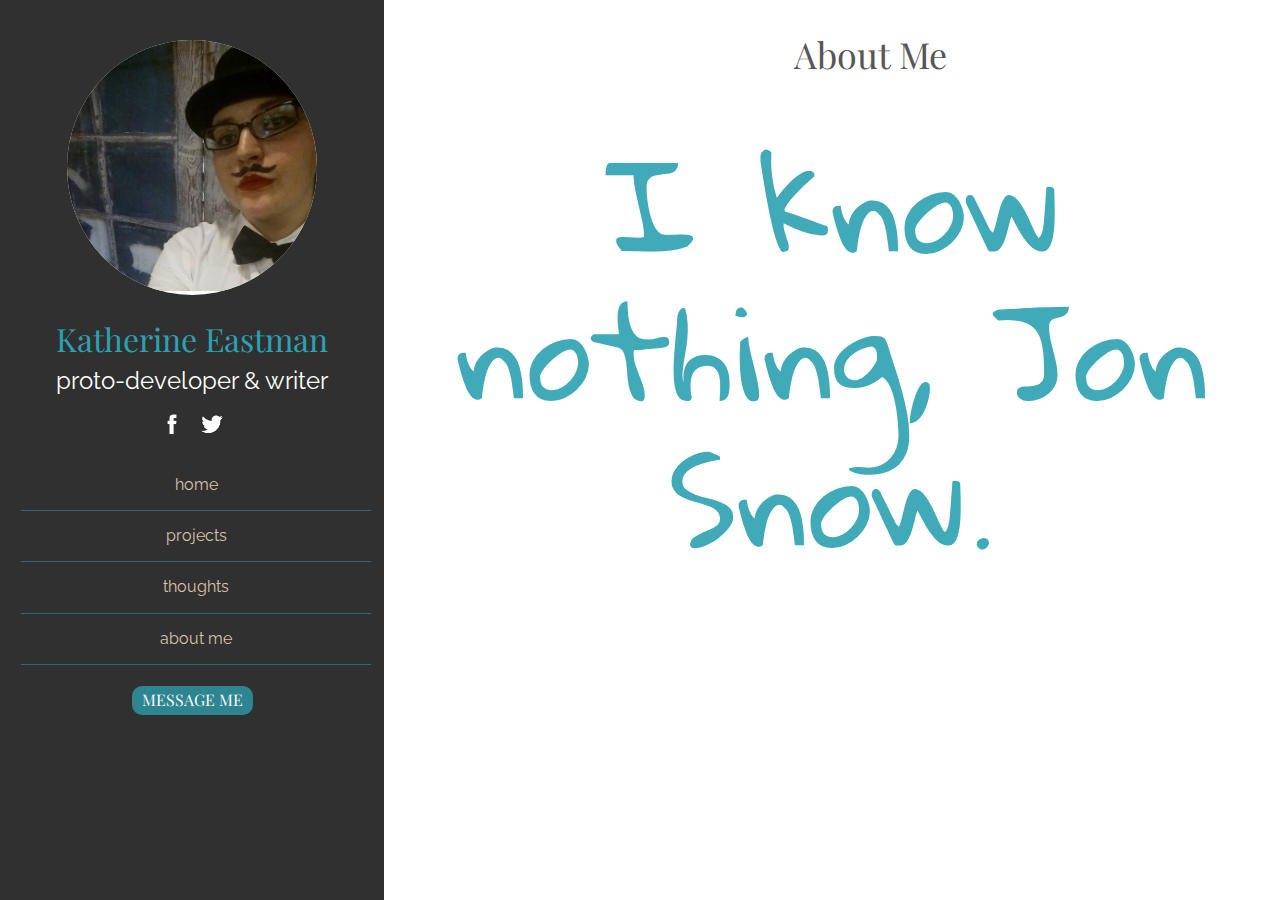
<file: public_html/about-me.html>
<!DOCTYPE html>
<html lang="en" dir="ltr">
<head>
<!-- title -->

  <title>Kat Eastman - About Me</title>

<!-- styles -->
  <link rel="stylesheet" href="../css/styles.css">
  <link rel="stylesheet" href="../css/normalize.css">

<!-- fonts -->
<link href="https://fonts.googleapis.com/css?family=Gloria+Hallelujah|Playfair+Display|Raleway:300,400,700" rel="stylesheet">

<!-- meta -->
<meta charset="utf-8">
<meta name="viewport" content="width=device-width, initial-scale=1">
<meta name="description" content="Personal Portfolio assignment for Ada Developers Academy https://github.com/Ada-C9/personal-portfolio-site">
</head>
  <body>
    <aside id="sidebar">
      <section id="sidebar-portrait">
        <img src="../images/profile.jpg" alt="image of woman with a bowtie and mascara mustache."/>
      </section>
      <p class="name">Katherine Eastman</p>
      <p class="jobrole">proto-developer & writer</p>
      <section id="sidebar-social-icons"><!--
      --><section class="sidebar-social-icon">
      <a href="https://www.facebook.com/katherine.eastman.5"><img src="../images/facebook.png" alt="facebook"/></a>
    </section><!--
    --><section class="sidebar-social-icon">
    <a href="https://twitter.com/unruly_tuples"><img src="../images/twitter.png" alt="twitter"/></a>
  </section><!--
  --></section>
    <section class="sidebar-nav">
      <ul>
        <li><a href="index.html">home</a></li>
        <li><a href="portfolio.html">projects</a></li>
        <li><a href="tech-blog.html">thoughts</a></li>
        <li><a href="about-me.html">about me</a></li>
      </ul>
    </section>
    <a href="#contact">
    <section class="button">
      <p>MESSAGE ME</p>
    </section>
    </a>
  </aside>
    <header id="title">
    <h1>About Me</h1>
  </header>
  <main>

    <section class="main">
      <article class="parallax-segment clr">
      </article>
      <p id="know-nothing">
        I know nothing, Jon Snow.
      </p>
  </section>
  </main>
  <section id="contact">
    <a href="#"><section class="button"><p>&lt;&lt; CLOSE</p></section></a>
    <form id="emailform">
      <label for="email">Your Email</label><input type="text" id="email"/>
      <br />
      <br />
      <label for="subject">Subject</label><input type="text" id="subject"/>
      <br />
      <br />
      <label for="message">Message</label><textarea form="emailform" id="message"></textarea>
      <br />
      <input type="submit" class="button" value="SEND EMAIL"/>
    </form>
  </section>
</div>
</body>
</html>
</file>
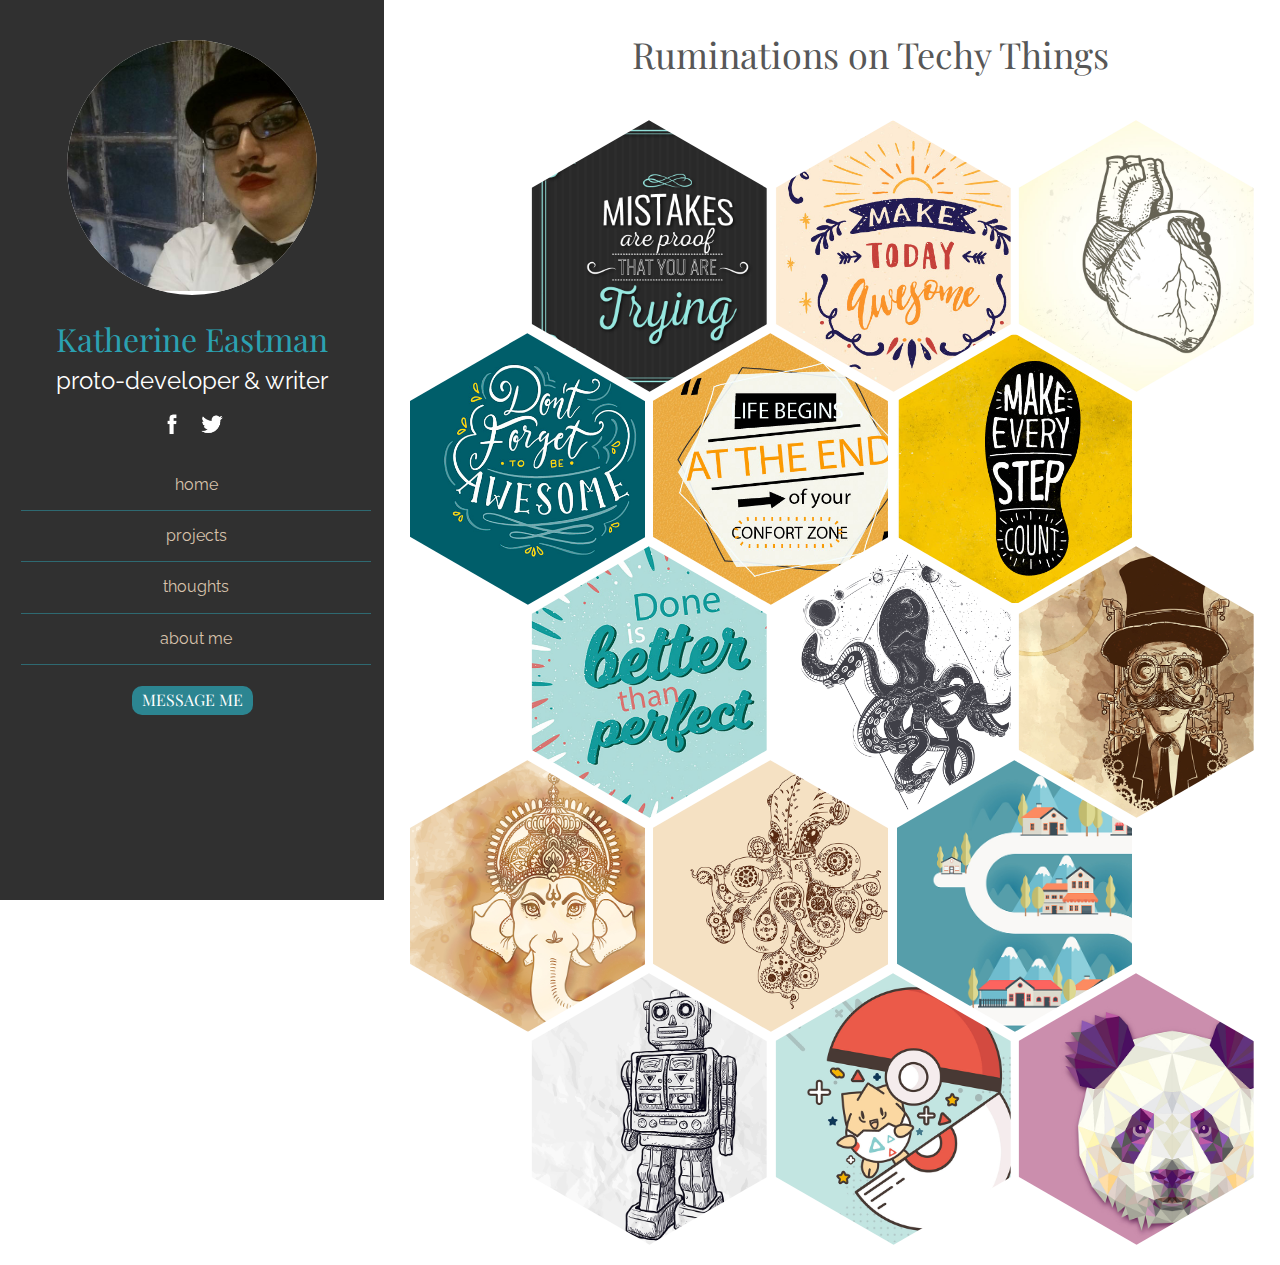
<file: public_html/tech-blog.html>
<!DOCTYPE html>
<html>
<head>
  <!-- title -->
  <title>Kat Eastman - Tech Blog</title>

  <!-- styles -->
  <link rel="stylesheet" href="../css/styles.css">
  <link rel="stylesheet" href="../css/normalize.css">

  <!-- fonts -->
  <link href="https://fonts.googleapis.com/css?family=Playfair+Display:400,400i,700,900|Raleway" rel="stylesheet">

  <!-- meta -->
  <meta charset="utf-8">
  <meta name="viewport" content="width=device-width, initial-scale=1">
  <meta name="description" content="Personal Portfolio assignment for Ada Developers Academy https://github.com/Ada-C9/personal-portfolio-site">
</head>

<body>
  <aside id="sidebar">
    <section id="sidebar-portrait">
      <img src="../images/profile.jpg" alt="Lorem Ipsum"/>
    </section>
    <p class="name">Katherine Eastman</p>
    <p class="jobrole">proto-developer & writer</p>
    <section id="sidebar-social-icons"><!--
    --><section class="sidebar-social-icon">
    <a href="https://www.facebook.com/katherine.eastman.5"><img src="../images/facebook.png" alt="facebook"/></a>
  </section><!--
  --><section class="sidebar-social-icon">
  <a href="https://twitter.com/unruly_tuples"><img src="../images/twitter.png" alt="twitter"/></a>
</section><!--
--></section>
  <section class="sidebar-nav">
    <ul>
      <li><a href="index.html">home</a></li>
      <li><a href="portfolio.html">projects</a></li>
      <li><a href="tech-blog.html">thoughts</a></li>
      <li><a href="about-me.html">about me</a></li>
    </ul>
  </section>
  <a href="#contact">
  <section class="button">
    <p>MESSAGE ME</p>
  </section>
  </a>
</aside>
  <header id="title">
  <h1>Ruminations on Techy Things</h1>
</header>
<ul id="grid" class="clr">
  <li>
    <a href="#item1">
      <section class="hexagon">
        <img src="../images/1.jpg" alt="Lorem Ipsum"/>
        <section class="overlay"></section>
      </section>
    </a>
  </li>
  <li>
    <a href="#item2">
      <section class="hexagon">
        <img src="../images/2.jpg" alt="Lorem Ipsum"/>
        <section class="overlay"></section>
      </section>
    </a>
  </li>
  <li>
    <a href="#item3">
      <section class="hexagon">
        <img src="../images/3.jpg" alt="Lorem Ipsum"/>
        <section class="overlay"></section>
      </section>
    </a>
  </li>
  <li>
    <a href="#item4">
      <section class="hexagon">
        <img src="../images/4.jpg" alt="Lorem Ipsum"/>
        <section class="overlay"></section>
      </section>
    </a>
  </li>
  <li>
    <a href="#item5">
      <section class="hexagon">
        <img src="../images/5.jpg" alt="Lorem Ipsum"/>
        <section class="overlay"></section>
      </section>
    </a>
  </li>
  <li>
    <a href="#item6">
      <section class="hexagon">
        <img src="../images/6.jpg" alt="Lorem Ipsum"/>
        <section class="overlay"></section>
      </section>
    </a>
  </li>
  <li>
    <a href="#item7">
      <section class="hexagon">
        <img src="../images/7.jpg" alt="Lorem Ipsum"/>
        <section class="overlay"></section>
      </section>
    </a>
  </li>
  <li>
    <a href="#item8">
      <section class="hexagon">
        <img src="../images/8.jpg" alt="Lorem Ipsum"/>
        <section class="overlay"></section>
      </section>
    </a>
  </li>
  <li>
    <a href="#item9">
      <section class="hexagon">
        <img src="../images/9.jpg" alt="Lorem Ipsum"/>
        <section class="overlay"></section>
      </section>
    </a>
  </li>
  <li>
    <a href="#item10">
      <section class="hexagon">
        <img src="../images/10.jpg" alt="Lorem Ipsum"/>
        <section class="overlay"></section>
      </section>
    </a>
  </li>
  <li>
    <a href="#item11">
      <section class="hexagon">
        <img src="../images/11.jpg" alt="Lorem Ipsum"/>
        <section class="overlay"></section>
      </section>
    </a>
  </li>
  <li>
    <a href="#item12">
      <section class="hexagon">
        <img src="../images/12.jpg" alt="Lorem Ipsum"/>
        <section class="overlay"></section>
      </section>
    </a>
  </li>
  <li>
    <a href="#item13">
      <section class="hexagon">
        <img src="../images/13.jpg" alt="Lorem Ipsum"/>
        <section class="overlay"></section>
      </section>
    </a>
  </li>
  <li>
    <a href="#item14">
      <section class="hexagon">
        <img src="../images/14.jpg" alt="Lorem Ipsum"/>
        <section class="overlay"></section>
      </section>
    </a>
  </li>
  <li>
    <a href="#item15">
      <section class="hexagon">
        <img src="../images/15.jpg" alt="Lorem Ipsum"/>
        <section class="overlay"></section>
      </section>
    </a>
  </li>
</ul>
<section id="item1">
  <section class="left">
    <a href="#"><section class="button"><p>CLOSE &gt;&gt;</p></section></a>
    <h2>ITEM TITLE</h2>
    <p>
      Lorem ipsum dolor sit amet, consectetur adipiscing elit. Phasellus vel molestie orci. Nulla egestas libero tellus, rhoncus facilisis nulla eleifend eget. Donec quis nunc sodales turpis gravida consectetur eu ut diam. Vestibulum ut ante justo. Nunc ac tincidunt turpis. Duis at massa consectetur, porta augue sed, elementum est. In hac habitasse platea dictumst. Duis sed sollicitudin risus. Donec fermentum laoreet odio. Nullam nec mi et mauris ultrices dictum. Vestibulum malesuada mattis ornare. Ut sit amet tellus nec neque tempus scelerisque. Etiam pretium felis et augue efficitur, eu pharetra sapien consequat. Aenean imperdiet ante mi, eget condimentum mauris imperdiet pulvinar. Mauris ut suscipit eros, sit amet congue erat. Fusce nec augue est.
    </p>
  </section>
  <section class="right">
    <img src="../images/1.jpg" alt="Lorem Ipsum"/>
  </section>
</section>
<section id="item2">
  <section class="left">
    <a href="#"><section class="button"><p>CLOSE &gt;&gt;</p></section></a>
    <h2>ITEM TITLE</h2>
    <p>
      Lorem ipsum dolor sit amet, consectetur adipiscing elit. Phasellus vel molestie orci. Nulla egestas libero tellus, rhoncus facilisis nulla eleifend eget. Donec quis nunc sodales turpis gravida consectetur eu ut diam. Vestibulum ut ante justo. Nunc ac tincidunt turpis. Duis at massa consectetur, porta augue sed, elementum est. In hac habitasse platea dictumst. Duis sed sollicitudin risus. Donec fermentum laoreet odio. Nullam nec mi et mauris ultrices dictum. Vestibulum malesuada mattis ornare. Ut sit amet tellus nec neque tempus scelerisque. Etiam pretium felis et augue efficitur, eu pharetra sapien consequat. Aenean imperdiet ante mi, eget condimentum mauris imperdiet pulvinar. Mauris ut suscipit eros, sit amet congue erat. Fusce nec augue est.
    </p>
  </section>
  <section class="right">
    <img src="../images/2.jpg" alt="Lorem Ipsum"/>
  </section>
</section>
<section id="item3">
  <section class="left">
    <a href="#"><section class="button"><p>CLOSE &gt;&gt;</p></section></a>
    <h2>ITEM TITLE</h2>
    <p>
      Lorem ipsum dolor sit amet, consectetur adipiscing elit. Phasellus vel molestie orci. Nulla egestas libero tellus, rhoncus facilisis nulla eleifend eget. Donec quis nunc sodales turpis gravida consectetur eu ut diam. Vestibulum ut ante justo. Nunc ac tincidunt turpis. Duis at massa consectetur, porta augue sed, elementum est. In hac habitasse platea dictumst. Duis sed sollicitudin risus. Donec fermentum laoreet odio. Nullam nec mi et mauris ultrices dictum. Vestibulum malesuada mattis ornare. Ut sit amet tellus nec neque tempus scelerisque. Etiam pretium felis et augue efficitur, eu pharetra sapien consequat. Aenean imperdiet ante mi, eget condimentum mauris imperdiet pulvinar. Mauris ut suscipit eros, sit amet congue erat. Fusce nec augue est.
    </p>
  </section>
  <section class="right">
    <img src="../images/3.jpg" alt="Lorem Ipsum"/>
  </section>
</section>
<section id="item4">
  <section class="left">
    <a href="#"><section class="button"><p>CLOSE &gt;&gt;</p></section></a>
    <h2>ITEM TITLE</h2>
    <p>
      Lorem ipsum dolor sit amet, consectetur adipiscing elit. Phasellus vel molestie orci. Nulla egestas libero tellus, rhoncus facilisis nulla eleifend eget. Donec quis nunc sodales turpis gravida consectetur eu ut diam. Vestibulum ut ante justo. Nunc ac tincidunt turpis. Duis at massa consectetur, porta augue sed, elementum est. In hac habitasse platea dictumst. Duis sed sollicitudin risus. Donec fermentum laoreet odio. Nullam nec mi et mauris ultrices dictum. Vestibulum malesuada mattis ornare. Ut sit amet tellus nec neque tempus scelerisque. Etiam pretium felis et augue efficitur, eu pharetra sapien consequat. Aenean imperdiet ante mi, eget condimentum mauris imperdiet pulvinar. Mauris ut suscipit eros, sit amet congue erat. Fusce nec augue est.
    </p>
  </section>
  <section class="right">
    <img src="../images/4.jpg" alt="Lorem Ipsum"/>
  </section>
</section>
<section id="item5">
  <section class="left">
    <a href="#"><section class="button"><p>CLOSE &gt;&gt;</p></section></a>
    <h2>ITEM TITLE</h2>
    <p>
      Lorem ipsum dolor sit amet, consectetur adipiscing elit. Phasellus vel molestie orci. Nulla egestas libero tellus, rhoncus facilisis nulla eleifend eget. Donec quis nunc sodales turpis gravida consectetur eu ut diam. Vestibulum ut ante justo. Nunc ac tincidunt turpis. Duis at massa consectetur, porta augue sed, elementum est. In hac habitasse platea dictumst. Duis sed sollicitudin risus. Donec fermentum laoreet odio. Nullam nec mi et mauris ultrices dictum. Vestibulum malesuada mattis ornare. Ut sit amet tellus nec neque tempus scelerisque. Etiam pretium felis et augue efficitur, eu pharetra sapien consequat. Aenean imperdiet ante mi, eget condimentum mauris imperdiet pulvinar. Mauris ut suscipit eros, sit amet congue erat. Fusce nec augue est.
    </p>
  </section>
  <section class="right">
    <img src="../images/5.jpg" alt="Lorem Ipsum"/>
  </section>
</section>
<section id="item6">
  <section class="left">
    <a href="#"><section class="button"><p>CLOSE &gt;&gt;</p></section></a>
    <h2>ITEM TITLE</h2>
    <p>
      Lorem ipsum dolor sit amet, consectetur adipiscing elit. Phasellus vel molestie orci. Nulla egestas libero tellus, rhoncus facilisis nulla eleifend eget. Donec quis nunc sodales turpis gravida consectetur eu ut diam. Vestibulum ut ante justo. Nunc ac tincidunt turpis. Duis at massa consectetur, porta augue sed, elementum est. In hac habitasse platea dictumst. Duis sed sollicitudin risus. Donec fermentum laoreet odio. Nullam nec mi et mauris ultrices dictum. Vestibulum malesuada mattis ornare. Ut sit amet tellus nec neque tempus scelerisque. Etiam pretium felis et augue efficitur, eu pharetra sapien consequat. Aenean imperdiet ante mi, eget condimentum mauris imperdiet pulvinar. Mauris ut suscipit eros, sit amet congue erat. Fusce nec augue est.
    </p>
  </section>
  <section class="right">
    <img src="../images/6.jpg" alt="Lorem Ipsum"/>
  </section>
</section>
<section id="item7">
  <section class="left">
    <a href="#"><section class="button"><p>CLOSE &gt;&gt;</p></section></a>
    <h2>ITEM TITLE</h2>
    <p>
      Lorem ipsum dolor sit amet, consectetur adipiscing elit. Phasellus vel molestie orci. Nulla egestas libero tellus, rhoncus facilisis nulla eleifend eget. Donec quis nunc sodales turpis gravida consectetur eu ut diam. Vestibulum ut ante justo. Nunc ac tincidunt turpis. Duis at massa consectetur, porta augue sed, elementum est. In hac habitasse platea dictumst. Duis sed sollicitudin risus. Donec fermentum laoreet odio. Nullam nec mi et mauris ultrices dictum. Vestibulum malesuada mattis ornare. Ut sit amet tellus nec neque tempus scelerisque. Etiam pretium felis et augue efficitur, eu pharetra sapien consequat. Aenean imperdiet ante mi, eget condimentum mauris imperdiet pulvinar. Mauris ut suscipit eros, sit amet congue erat. Fusce nec augue est.
    </p>
  </section>
  <section class="right">
    <img src="../images/7.jpg" alt="Lorem Ipsum"/>
  </section>
</section>
<section id="item8">
  <section class="left">
    <a href="#"><section class="button"><p>CLOSE &gt;&gt;</p></section></a>
    <h2>ITEM TITLE</h2>
    <p>
      Lorem ipsum dolor sit amet, consectetur adipiscing elit. Phasellus vel molestie orci. Nulla egestas libero tellus, rhoncus facilisis nulla eleifend eget. Donec quis nunc sodales turpis gravida consectetur eu ut diam. Vestibulum ut ante justo. Nunc ac tincidunt turpis. Duis at massa consectetur, porta augue sed, elementum est. In hac habitasse platea dictumst. Duis sed sollicitudin risus. Donec fermentum laoreet odio. Nullam nec mi et mauris ultrices dictum. Vestibulum malesuada mattis ornare. Ut sit amet tellus nec neque tempus scelerisque. Etiam pretium felis et augue efficitur, eu pharetra sapien consequat. Aenean imperdiet ante mi, eget condimentum mauris imperdiet pulvinar. Mauris ut suscipit eros, sit amet congue erat. Fusce nec augue est.
    </p>
  </section>
  <section class="right">
    <img src="../images/8.jpg" alt="Lorem Ipsum"/>
  </section>
</section>
<section id="item9">
  <section class="left">
    <a href="#"><section class="button"><p>CLOSE &gt;&gt;</p></section></a>
    <h2>ITEM TITLE</h2>
    <p>
      Lorem ipsum dolor sit amet, consectetur adipiscing elit. Phasellus vel molestie orci. Nulla egestas libero tellus, rhoncus facilisis nulla eleifend eget. Donec quis nunc sodales turpis gravida consectetur eu ut diam. Vestibulum ut ante justo. Nunc ac tincidunt turpis. Duis at massa consectetur, porta augue sed, elementum est. In hac habitasse platea dictumst. Duis sed sollicitudin risus. Donec fermentum laoreet odio. Nullam nec mi et mauris ultrices dictum. Vestibulum malesuada mattis ornare. Ut sit amet tellus nec neque tempus scelerisque. Etiam pretium felis et augue efficitur, eu pharetra sapien consequat. Aenean imperdiet ante mi, eget condimentum mauris imperdiet pulvinar. Mauris ut suscipit eros, sit amet congue erat. Fusce nec augue est.
    </p>
  </section>
  <section class="right">
    <img src="../images/9.jpg" alt="Lorem Ipsum"/>
  </section>
</section>
<section id="item10">
  <section class="left">
    <a href="#"><section class="button"><p>CLOSE &gt;&gt;</p></section></a>
    <h2>ITEM TITLE</h2>
    <p>
      Lorem ipsum dolor sit amet, consectetur adipiscing elit. Phasellus vel molestie orci. Nulla egestas libero tellus, rhoncus facilisis nulla eleifend eget. Donec quis nunc sodales turpis gravida consectetur eu ut diam. Vestibulum ut ante justo. Nunc ac tincidunt turpis. Duis at massa consectetur, porta augue sed, elementum est. In hac habitasse platea dictumst. Duis sed sollicitudin risus. Donec fermentum laoreet odio. Nullam nec mi et mauris ultrices dictum. Vestibulum malesuada mattis ornare. Ut sit amet tellus nec neque tempus scelerisque. Etiam pretium felis et augue efficitur, eu pharetra sapien consequat. Aenean imperdiet ante mi, eget condimentum mauris imperdiet pulvinar. Mauris ut suscipit eros, sit amet congue erat. Fusce nec augue est.
    </p>
  </section>
  <section class="right">
    <img src="../images/10.jpg" alt="Lorem Ipsum"/>
  </section>
</section>
<section id="item11">
  <section class="left">
    <a href="#"><section class="button"><p>CLOSE &gt;&gt;</p></section></a>
    <h2>ITEM TITLE</h2>
    <p>
      Lorem ipsum dolor sit amet, consectetur adipiscing elit. Phasellus vel molestie orci. Nulla egestas libero tellus, rhoncus facilisis nulla eleifend eget. Donec quis nunc sodales turpis gravida consectetur eu ut diam. Vestibulum ut ante justo. Nunc ac tincidunt turpis. Duis at massa consectetur, porta augue sed, elementum est. In hac habitasse platea dictumst. Duis sed sollicitudin risus. Donec fermentum laoreet odio. Nullam nec mi et mauris ultrices dictum. Vestibulum malesuada mattis ornare. Ut sit amet tellus nec neque tempus scelerisque. Etiam pretium felis et augue efficitur, eu pharetra sapien consequat. Aenean imperdiet ante mi, eget condimentum mauris imperdiet pulvinar. Mauris ut suscipit eros, sit amet congue erat. Fusce nec augue est.
    </p>
  </section>
  <section class="right">
    <img src="../images/11.jpg" alt="Lorem Ipsum"/>
  </section>
</section>
<section id="item12">
  <section class="left">
    <a href="#"><section class="button"><p>CLOSE &gt;&gt;</p></section></a>
    <h2>ITEM TITLE</h2>
    <p>
      Lorem ipsum dolor sit amet, consectetur adipiscing elit. Phasellus vel molestie orci. Nulla egestas libero tellus, rhoncus facilisis nulla eleifend eget. Donec quis nunc sodales turpis gravida consectetur eu ut diam. Vestibulum ut ante justo. Nunc ac tincidunt turpis. Duis at massa consectetur, porta augue sed, elementum est. In hac habitasse platea dictumst. Duis sed sollicitudin risus. Donec fermentum laoreet odio. Nullam nec mi et mauris ultrices dictum. Vestibulum malesuada mattis ornare. Ut sit amet tellus nec neque tempus scelerisque. Etiam pretium felis et augue efficitur, eu pharetra sapien consequat. Aenean imperdiet ante mi, eget condimentum mauris imperdiet pulvinar. Mauris ut suscipit eros, sit amet congue erat. Fusce nec augue est.
    </p>
  </section>
  <section class="right">
    <img src="../images/12.jpg" alt="Lorem Ipsum"/>
  </section>
</section>
<section id="item13">
  <section class="left">
    <a href="#"><section class="button"><p>CLOSE &gt;&gt;</p></section></a>
    <h2>ITEM TITLE</h2>
    <p>
      Lorem ipsum dolor sit amet, consectetur adipiscing elit. Phasellus vel molestie orci. Nulla egestas libero tellus, rhoncus facilisis nulla eleifend eget. Donec quis nunc sodales turpis gravida consectetur eu ut diam. Vestibulum ut ante justo. Nunc ac tincidunt turpis. Duis at massa consectetur, porta augue sed, elementum est. In hac habitasse platea dictumst. Duis sed sollicitudin risus. Donec fermentum laoreet odio. Nullam nec mi et mauris ultrices dictum. Vestibulum malesuada mattis ornare. Ut sit amet tellus nec neque tempus scelerisque. Etiam pretium felis et augue efficitur, eu pharetra sapien consequat. Aenean imperdiet ante mi, eget condimentum mauris imperdiet pulvinar. Mauris ut suscipit eros, sit amet congue erat. Fusce nec augue est.
    </p>
  </section>
  <section class="right">
    <img src="../images/13.jpg" alt="Lorem Ipsum"/>
  </section>
</section>
<section id="item14">
  <section class="left">
    <a href="#"><section class="button"><p>CLOSE &gt;&gt;</p></section></a>
    <h2>ITEM TITLE</h2>
    <p>
      Lorem ipsum dolor sit amet, consectetur adipiscing elit. Phasellus vel molestie orci. Nulla egestas libero tellus, rhoncus facilisis nulla eleifend eget. Donec quis nunc sodales turpis gravida consectetur eu ut diam. Vestibulum ut ante justo. Nunc ac tincidunt turpis. Duis at massa consectetur, porta augue sed, elementum est. In hac habitasse platea dictumst. Duis sed sollicitudin risus. Donec fermentum laoreet odio. Nullam nec mi et mauris ultrices dictum. Vestibulum malesuada mattis ornare. Ut sit amet tellus nec neque tempus scelerisque. Etiam pretium felis et augue efficitur, eu pharetra sapien consequat. Aenean imperdiet ante mi, eget condimentum mauris imperdiet pulvinar. Mauris ut suscipit eros, sit amet congue erat. Fusce nec augue est.
    </p>
  </section>
  <section class="right">
    <img src="../images/14.jpg" alt="Lorem Ipsum"/>
  </section>
</section>
<section id="item15">
  <section class="left">
    <a href="#"><section class="button"><p>CLOSE &gt;&gt;</p></section></a>
    <h2>ITEM TITLE</h2>
    <p>
      Lorem ipsum dolor sit amet, consectetur adipiscing elit. Phasellus vel molestie orci. Nulla egestas libero tellus, rhoncus facilisis nulla eleifend eget. Donec quis nunc sodales turpis gravida consectetur eu ut diam. Vestibulum ut ante justo. Nunc ac tincidunt turpis. Duis at massa consectetur, porta augue sed, elementum est. In hac habitasse platea dictumst. Duis sed sollicitudin risus. Donec fermentum laoreet odio. Nullam nec mi et mauris ultrices dictum. Vestibulum malesuada mattis ornare. Ut sit amet tellus nec neque tempus scelerisque. Etiam pretium felis et augue efficitur, eu pharetra sapien consequat. Aenean imperdiet ante mi, eget condimentum mauris imperdiet pulvinar. Mauris ut suscipit eros, sit amet congue erat. Fusce nec augue est.
    </p>
  </section>
  <section class="right">
    <img src="../images/15.jpg" alt="Lorem Ipsum"/>
  </section>
</section>
<section id="contact">
  <a href="#"><section class="button"><p>&lt;&lt; CLOSE</p></section></a>
  <form id="emailform">
    <label for="email">Your Email</label><input type="text" id="email"/>
    <br />
    <br />
    <label for="subject">Subject</label><input type="text" id="subject"/>
    <br />
    <br />
    <label for="message">Message</label><textarea form="emailform" id="message"></textarea>
    <br />
    <input type="submit" class="button" value="SEND EMAIL"/>
  </form>
</section>
</body>
</html>
</file>
<file: css/styles.css>
/* General Styling */
body {
	position: absolute;
  height: 100%;
  width: 100%;
  z-index: 1;
  overflow-x: hidden;
  overflow-y: auto;
  font-size: 1em;
	background-color: hsl(0, 0%, 100%, .7)
}

h2 {
	text-align: center;
	font-size: 1.5em;
	font-family: 'Playfair', serif;
	margin-top: 2rem;
}

.container {
  display: grid;
  grid-template-rows: .33fr 3fr .67fr;
  height: 100%;
}

.main {
	display: grid;
	width: 100%;
	grid-template-columns: 30% 70%;
	min-height: 45vh;
	height: auto;
}

.three-column {
	width: 75%;
	height: 30vh;
	margin: 0 auto;
	display: grid;
	grid-template-columns: repeat(3, 1fr);
	justify-content: center;
	padding: 1rem;
}

.three-column article {
	display:flex;
	flex-flow: wrap column;
	justify-content: center;
}

.three-column article p:first-of-type {
	margin: 0 auto;
	font-size: 1.25em;
	width: 70%;
	font-family: 'Raleway', sans-serif;
}

/* Header Styling */
#top-nav ul {
	position: fixed;
	width: 100%;
  display: flex;
  flex-direction: row;
  justify-content: flex-end;
  background-color: hsl(0, 0%, 0%, .6);
  margin: 2rem auto;
}

#top-nav li {
  display: block;
  padding: 1rem 3rem;
  border-right: solid 1px hsl(187, 61%, 43%, .5);
}

#top-nav a {
  color: hsl(32, 36%, 76%);
  text-decoration: none;
  font-size: 2em;
}

#top-nav li:hover {
  background-color: hsl(187, 61%, 43%, .5);
}

/* Profile Box Styling */

.profile {

  display: flex;
  flex-direction: column;
  justify-content: center;
  align-content: flex-end;
  color: hsl(240, 63%, 4%);
}

.profile h3, .profile span {
  text-align: center;
}

.profile-picture {
  border: 2px dotted hsl(32, 36%, 76%);
  border-radius: 50%;
  height: 30vh;
  width: 30vh;
  margin: 2vh auto;
}

.circle {
	border-radius: 50%;
	height: 20vh;
	width: 20vh;
	margin: 0 auto;
	/* align-self: center; */
}

footer {
	background-color: hsl(0, 0%, 0%, .6);
}

footer ul {
	list-style-type: none;
	display: flex;
	flex-flow: wrap row;
	justify-content: flex-end;
}

footer ul li {
	margin-right: 5rem;
}

footer ul a {
  color: hsl(32, 36%, 76%);
  text-decoration: none;
  font-size: 1.2em;
}
footer ul a:hover {
  color: hsl(187, 61%, 43%, .7);
}

/* Fun things to play with potentially */
/* Parallax */
.break {
	width: 100%;
	height: 45vh;
	border-bottom: solid 1px gray;
}

.parallax-segment {
	grid-column-start:2;
}

.parallax-segment img {
	width: 35vh;
	height: 35vh;
	padding: 2rem;
	float: left;
}

h1.parallax {
	margin-left: -999px;
}

.parallax-segment h1, .parallax-segment h2 {
	font-family: 'Playfair', serif;
	margin-top: 2rem;
}

.parallax-segment p {
	font-family: 'Raleway', sans-serif;
	width: 95%;
}

#know-nothing {
grid-column-start: 2;
font-family: 'Gloria Hallelujah', cursive;
text-align: center;
margin: 1em auto;
color: hsl(187, 61%, 43%, .9);
font-size: 8em;
width: 90%;
}

.parallax {
    /* The image used */
    background-image: url("../images/max-jakob-beer-562013-unsplash.jpg");

    /* Full height */
    height: 35vh;

    /* Create the parallax scrolling effect */
    background-attachment: fixed;
    background-position: center;
    background-repeat: no-repeat;
    background-size: cover;
}

/* Turn off parallax scrolling for all tablets and phones. Increase/decrease the pixels if needed */
@media only screen and (max-device-width: 1366px) {
    .parallax {
        background-attachment: scroll;
    }
}


/* Layout */

a {
  text-decoration: none;
}

.clr:after {
  content: "";
  display: block;
  clear: both;
}

#sidebar {
  position: fixed;
  top: 0;
  left: 0;
  height: 100%;
  width: 30%;
  z-index: 998;
  -o-box-sizing: border-box;
  -moz-box-sizing: border-box;
  -webkit-box-sizing: border-box;
  -ms-box-sizing: border-box;
  box-sizing: border-box;
  overflow-x: hidden;
  overflow-y: auto;
  padding: 40px 1%;
  background: hsl(0, 0%, 19%);
  text-align: center;
  font-family: 'Raleway', sans-serif;
}

#sidebar ul {
		list-style-type: none;
}

#sidebar li {
	  display: block;
	  padding: 1rem 3rem;
	  border-bottom: solid 1px hsl(187, 61%, 43%, .5);
		margin-left: -2rem;
}

#sidebar li a {
  color: hsl(32, 36%, 76%);
  text-decoration: none;
}

#sidebar li:hover {
  background-color: hsl(187, 61%, 43%, .5);
}

#sidebar-portrait {
  height: auto;
  width: 70%;
  overflow: hidden;
  margin: 0 auto;
  border-radius: 50%;
  background: hsl(0, 0%, 100%);
}

#sidebar-portrait img {
  height: auto;
  width: 100%;
}

#sidebar-social-icons {
  display: block;
  height: auto;
  width: 60%;
  margin: 10px auto;
  background: none;
}

.sidebar-social-icon {
  overflow: hidden;
  display: inline-block;
  height: 30px;
  width: 30px;
  margin: 0 5px;
  border-radius: 5px;
  background: hsl(0, 0%, 27%)
  -o-transition: all 0.3s linear 0s;
  -moz-transition: all 0.3s linear 0s;
  -ms-transition: all 0.3s linear 0s;
  -webkit-transition: all 0.3s linear 0s;
  transition: all 0.3s linear 0s;
  cursor: pointer;
}

.sidebar-social-icon:hover {
  background: hsl(0, 0%, 37%);
}

.sidebar-social-icon img {
  height: 30px;
  width: 30px;
}

#title {
  position: fixed;
  top: 0;
  right: 0;
  height: 100px;
  width: 70%;
  z-index: 995;
  -o-box-sizing: border-box;
  -moz-box-sizing: border-box;
  -webkit-box-sizing: border-box;
  -ms-box-sizing: border-box;
  box-sizing: border-box;
  padding: 10px 0 0 6%;
  background: hsl(0, 0%, 100%);
  text-align: center;
}

#item1, #item2, #item3, #item4, #item5, #item6, #item7, #item8, #item9, #item10, #item11, #item12, #item13, #item14, #item15 {
  overflow: hidden;
  z-index: 999;
  display: block;
  position: fixed;
  top: 0;
  right: -100%;
  height: 0;
  width: 100%;
  background: hsl(0, 0%, 100%);
  -o-transition: transform 0.6s linear 0s, height 0s linear 0.6s;
  -moz-transition: transform 0.6s linear 0s, height 0s linear 0.6s;
  -ms-transition: transform 0.6s linear 0s, height 0s linear 0.6s;
  -webkit-transition: transform 0.6s linear 0s, height 0s linear 0.6s;
  transition: transform 0.6s linear 0s, height 0s linear 0.6s;
}

#item1:target, #item2:target, #item3:target, #item4:target, #item5:target, #item6:target, #item7:target, #item8:target,
#item9:target, #item10:target, #item11:target, #item12:target, #item13:target, #item14:target, #item15:target {
  height: 100%;
  overflow: auto;
  -o-transition: transform 0.6s linear 0s, height 0s linear 0s;
  -moz-transition: transform 0.6s linear 0s, height 0s linear 0s;
  -ms-transition: transform 0.6s linear 0s, height 0s linear 0s;
  -webkit-transition: transform 0.6s linear 0s, height 0s linear 0s;
  transition: transform 0.6s linear 0s, height 0s linear 0s;
  -o-transform: translateZ(0) translateX(-100%);
  -moz-transform: translateZ(0) translateX(-100%);
  -webkit-transform: translateZ(0) translateX(-100%);
  -ms-transform: translateZ(0) translateX(-100%);
  transform: translateZ(0) translateX(-100%);
}

#contact {
  z-index: 997;
  position: fixed;
  top: 0;
  left: -100%;
  display: block;
  height: 0;
  width: 100%;
  -o-box-sizing: border-box;
  -moz-box-sizing: border-box;
  -webkit-box-sizing: border-box;
  -ms-box-sizing: border-box;
  box-sizing: border-box;
  padding: 0 0 0 30%;
  overflow-x: hidden;
  overflow-y: auto;
  background: hsl(0, 0%, 29%);
  -o-transition: transform 0.6s linear 0s, height 0s linear 0.6s;
  -moz-transition: transform 0.6s linear 0s, height 0s linear 0.6s;
  -ms-transition: transform 0.6s linear 0s, height 0s linear 0.6s;
  -webkit-transition: transform 0.6s linear 0s, height 0s linear 0.6s;
  transition: transform 0.6s linear 0s, height 0s linear 0.6s;
}

#contact:target {
  height: 100%;
  overflow: auto;
  -o-transition: transform 0.6s linear 0s, height 0s linear 0s;
  -moz-transition: transform 0.6s linear 0s, height 0s linear 0s;
  -ms-transition: transform 0.6s linear 0s, height 0s linear 0s;
  -webkit-transition: transform 0.6s linear 0s, height 0s linear 0s;
  transition: transform 0.6s linear 0s, height 0s linear 0s;
  -o-transform: translateZ(0) translateX(100%);
  -moz-transform: translateZ(0) translateX(100%);
  -webkit-transform: translateZ(0) translateX(100%);
  -ms-transform: translateZ(0) translateX(100%);
  transform: translateZ(0) translateX(100%);
}

#contact form {
  position: relative;
  height: auto;
  width: 80%;
  margin: 0 auto;
  background: none;
  text-align: center;
}

#contact label {
  display: inline-block;
  width: 20%;
  padding: 0 10px 0 0;
  -o-box-sizing: border-box;
  -moz-box-sizing: border-box;
  -webkit-box-sizing: border-box;
  -ms-box-sizing: border-box;
  box-sizing: border-box;
  vertical-align: middle;
  text-align: right;
}

#contact input[type="text"] {
  height: 30px;
  width: 50%;
  border: 0;
  padding: 0 10px;
  -o-box-sizing: border-box;
  -moz-box-sizing: border-box;
  -webkit-box-sizing: border-box;
  -ms-box-sizing: border-box;
  box-sizing: border-box;
}

#contact input[type="submit"] {
  border: 0;
  margin: 15px 0 15px 20%;
}

#contact label[for="message"] {
  height: 300px;
  padding: 120px 10px 0 10px;
  -o-box-sizing: border-box;
  -moz-box-sizing: border-box;
  -webkit-box-sizing: border-box;
  -ms-box-sizing: border-box;
  box-sizing: border-box;
  vertical-align: top;
}

#contact textarea {
  height: 300px;
  width: 50%;
  padding: 5px 10px;
  border: 0;
  resize: none;
  overflow-y: auto;
  -o-box-sizing: border-box;
  -moz-box-sizing: border-box;
  -webkit-box-sizing: border-box;
  -ms-box-sizing: border-box;
  box-sizing: border-box;
}

.left, .right {
  position: absolute;
  left: 0;
  height: 100%;
  width: 50%;
  overflow: auto;
  background: none;
}

.right {
  left: 50%;
  overflow: hidden;
}

.right img {
  height: auto;
  width: 120%;
}

.button {
  display: inline-block;
  height: auto;
  width: auto;
  padding: 5px 10px;
  border-radius: 10px;
  margin: 5px;
  -o-transition: all 0.3s linear 0s;
  -moz-transition: all 0.3s linear 0s;
  -ms-transition: all 0.3s linear 0s;
  -webkit-transition: all 0.3s linear 0s;
  transition: all 0.3s linear 0s;
  background: hsl(187, 61%, 43%, .75);
}

.button:hover {
  background: hsl(187, 61%, 43%, .5);
}

/* Hexagonal Grid */

#grid {
  width: 70%;
  margin: 100px 0 0 30%;
  padding: 20px 2%;
  -o-box-sizing: border-box;
  -moz-box-sizing: border-box;
  -webkit-box-sizing: border-box;
  -ms-box-sizing: border-box;
  box-sizing: border-box;
  overflow: hidden;
}

#grid li {
  position: relative;
  float: left;
  width: 27.85714285714286%;
  padding: 0 0 32.16760145166612% 0;
  list-style-type: none;
  -o-transform: rotate(-60deg) skewY(30deg);
  -moz-transform: rotate(-60deg) skewY(30deg);
  -webkit-transform: rotate(-60deg) skewY(30deg);
  -ms-transform: rotate(-60deg) skewY(30deg);
  transform: rotate(-60deg) skewY(30deg);
  overflow: hidden;
  visibility: hidden;
  cursor: pointer;
}

#grid li * {
  visibility: visible;
}

#grid li .hexagon {
  position: absolute;
  top: 0;
  left: 0;
  height: 100%;
  width: 100%;
  -o-transform: skewY(-30deg) rotate(60deg);
  -moz-transform: skewY(-30deg) rotate(60deg);
  -webkit-transform: skewY(-30deg) rotate(60deg);
  -ms-transform: skewY(-30deg) rotate(60deg);
  transform: skewY(-30deg) rotate(60deg);
  overflow: hidden;
  background: none;
}

#grid li:nth-child(3n+2) {
  margin: 0 1%;
}

#grid li:nth-child(6n+4), #grid li:nth-child(6n+5), #grid li:nth-child(6n+6) {
  margin-top: -6.9285714285%;
  margin-bottom: -6.9285714285%;
}

#grid li:nth-child(6n+1), #grid li:nth-child(6n+2), #grid li:nth-child(6n+3) {
  -o-transform: translateX(50%) rotate(-60deg) skewY(30deg);
  -moz-transform: translateX(50%) rotate(-60deg) skewY(30deg);
  -webkit-transform: translateX(50%) rotate(-60deg) skewY(30deg);
  -ms-transform: translateX(50%) rotate(-60deg) skewY(30deg);
  transform: translateX(50%) rotate(-60deg) skewY(30deg);
}

#grid li:nth-child(6n+1) {
  margin-left: 0.5%;
}

#grid li .hexagon img {
  height:100%;
	object-fit: cover;
	margin-right: -2em;
  margin: 0 auto;
  -o-transition: all 0.6s linear 0s;
  -moz-transition: all 0.6s linear 0s;
  -ms-transition: all 0.6s linear 0s;
  -webkit-transition: all 0.6s linear 0s;
  transition: all 0.6s linear 0s;
}

#grid li:hover img {
  height: 150%;
	margin-top: -30%;
  -o-transform: translateZ(0) translateX(-20%);
  -moz-transform: translateZ(0) translateX(-20%);
  -webkit-transform: translateZ(0) translateX(-20%);
  -ms-transform: translateZ(0) translateX(-20%);
  transform: translateZ(0) translateX(-20%);
}

#grid li .hexagon .overlay {
  position: absolute;
  top: 0;
  left: 0;
  height: 100%;
  width: 100%;
  background: hsla(0, 0%, 100%, 0);
}

#grid li:hover .overlay {
  -o-transition: all 0.6s linear 0s;
  -moz-transition: all 0.6s linear 0s;
  -ms-transition: all 0.6s linear 0s;
  -webkit-transition: all 0.6s linear 0s;
  transition: all 0.6s linear 0s;
  background: hsla(0, 0%, 100%, 0.6);
}

/* Text */

#sidebar p.name, #sidebar p.jobrole {
  height: auto;
  width: auto;
  margin: 0;
  font-family: 'Raleway', sans-serif;
  font-size: 1.5em;
  line-height: 1.5em;
  color: hsl(0, 0%, 100%);
}

label {
  font-family: 'Raleway', sans-serif;
  font-size: 1.5em;
  line-height: 1.5em;
  color: hsl(0, 0%, 100%);
}

#sidebar p.name {
  margin: 20px 0 0 0;
  font-family: 'Playfair Display', serif;
  color: hsl(187, 61%, 43%);
  font-size: 2em;
}

.left h2 {
  font-family: 'Playfair Display', serif;
  text-align: center;
  font-size: 1.2em;
}

.left p {
  font-family: 'Raleway', sans-serif;
	font-weight: 400;
  padding: 0 10px;
  font-size: 1em;
}

#title h1 {
  font-family: 'Playfair Display', serif;
  font-size: 36px;
  font-weight: 200;
  color: hsl(0, 0%, 34%);
}

.button p, input[type="submit"].button {
  margin: 0;
  font-family: 'Playfair Display', serif;
  color: hsl(0, 0%, 100%);
  font-size: 1em;
}

/* Media Queries */

@media only screen and (max-width: 1100px) {
  /* Layout */
  #contact form {
    width: 100%;
  }
}

@media only screen and (max-width: 870px) {
  /* Layout */
  #contact label {
    display: block;
    width: 100%;
    text-align: center;
  }

  #contact input[type="text"] {
    height: 30px;
  }

  #contact input[type="submit"] {
    border: 0;
    margin: 10px auto;
  }

  #contact label[for="message"] {
    height: auto;
    padding: 0;
  }

  #contact textarea {
    height: 200px;
  }
}

@media only screen and (max-width: 767px) {
  /* layout */
  #sidebar {
    z-index: 0;
    position: relative;
    height: auto;
    width: 100%;
    overflow: hidden;
  }

  #sidebar-portrait {
    position: relative;
    display: inline-block;
    width: 20%;
    margin: 0 0 0 10px;
    border-radius: 50%;
    vertical-align: middle;
    overflow: hidden;
    background: hsl(0, 0%, 100%);
  }

  #sidebar-portrait img {
    height: auto;
    width: 100%;
  }

  #title {
    position: relative;
    height: auto;
    width: 100%;
    padding: 0;
  }

  #title h1 {
    margin: 10px 0;
  }

  #contact {
    padding: 0;
  }

  .left, .right {
    position: relative;
    left: 0;
    height: auto;
    width: 100%;
  }

  .right img {
    height: auto;
    width: 100%;
  }

  /* Grid */
  #grid {
    margin: 0 auto;
    width: 95%;
  }
}


@media only screen and (max-width: 550px) {
  /* Layout */
  body {
    font-size: 14px;
  }

  #contact input[type="text"], #contact textarea {
    width: 80%;
  }
</file>
